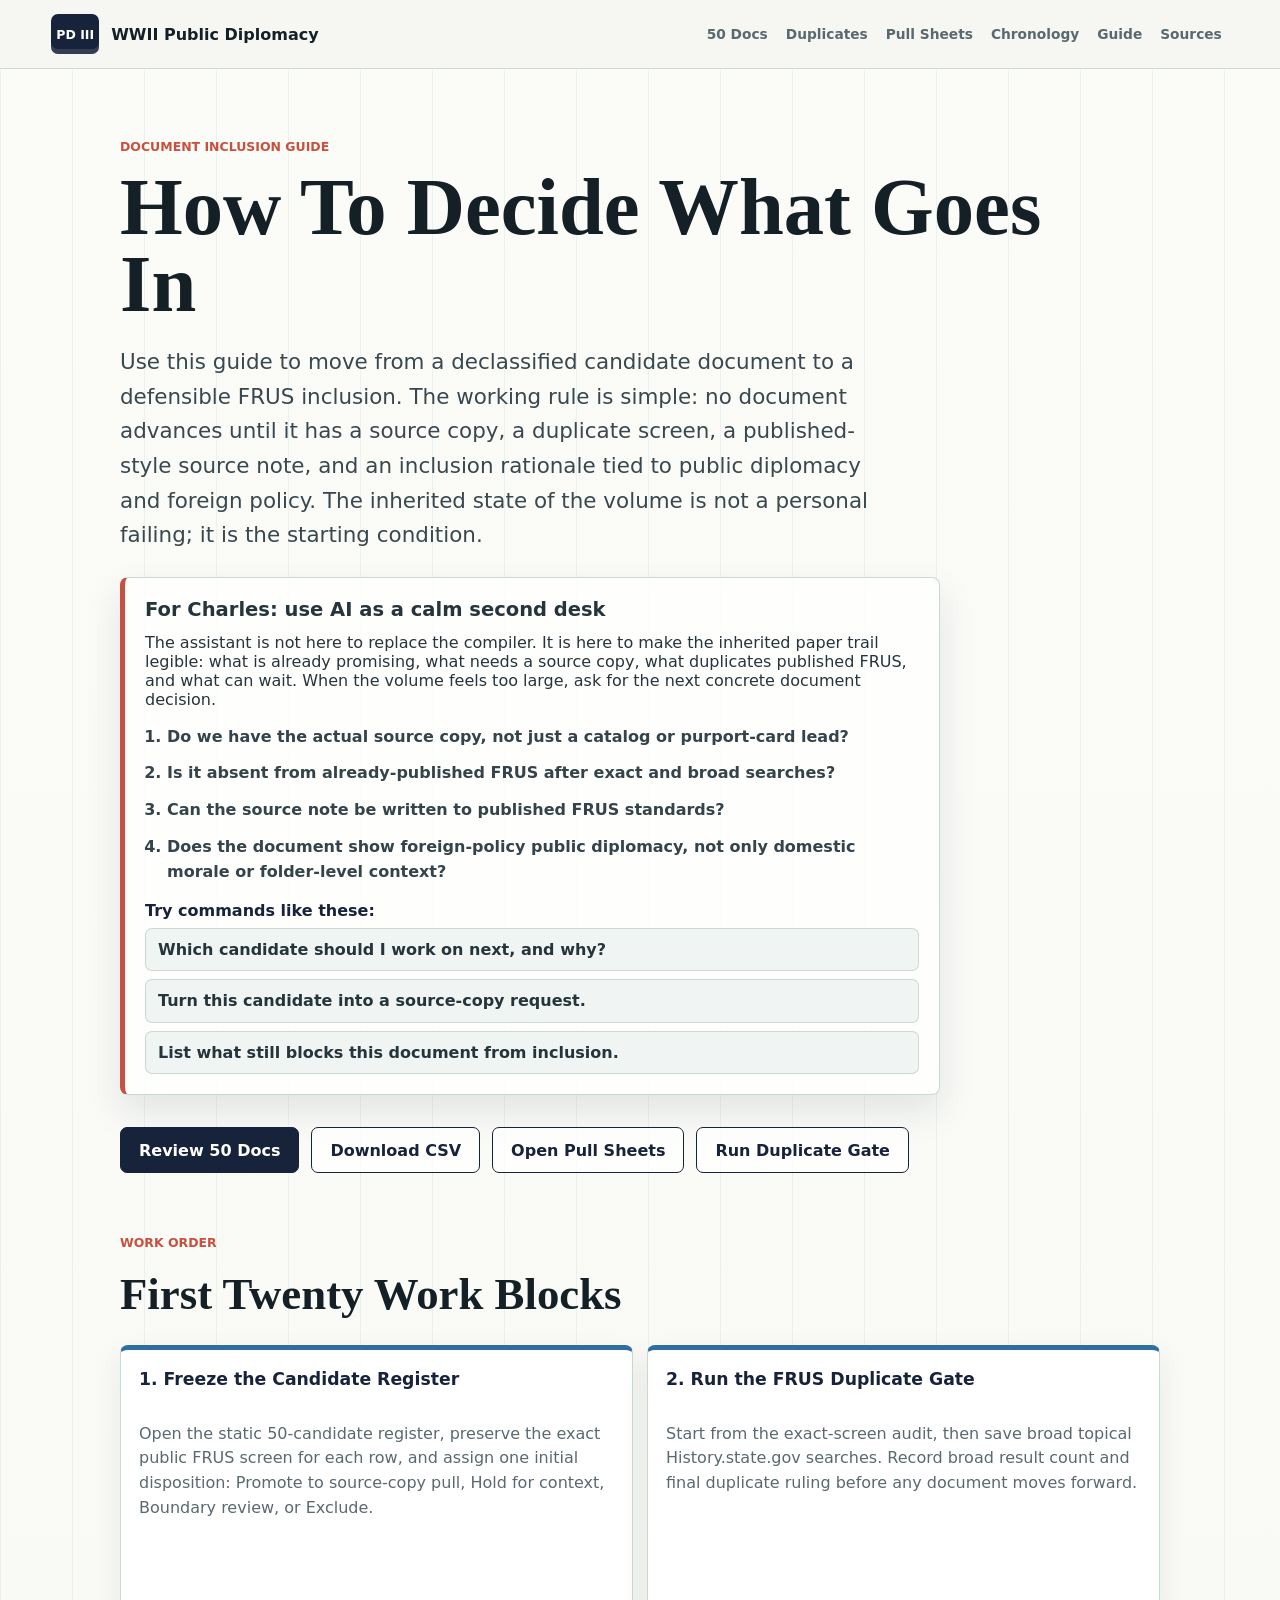
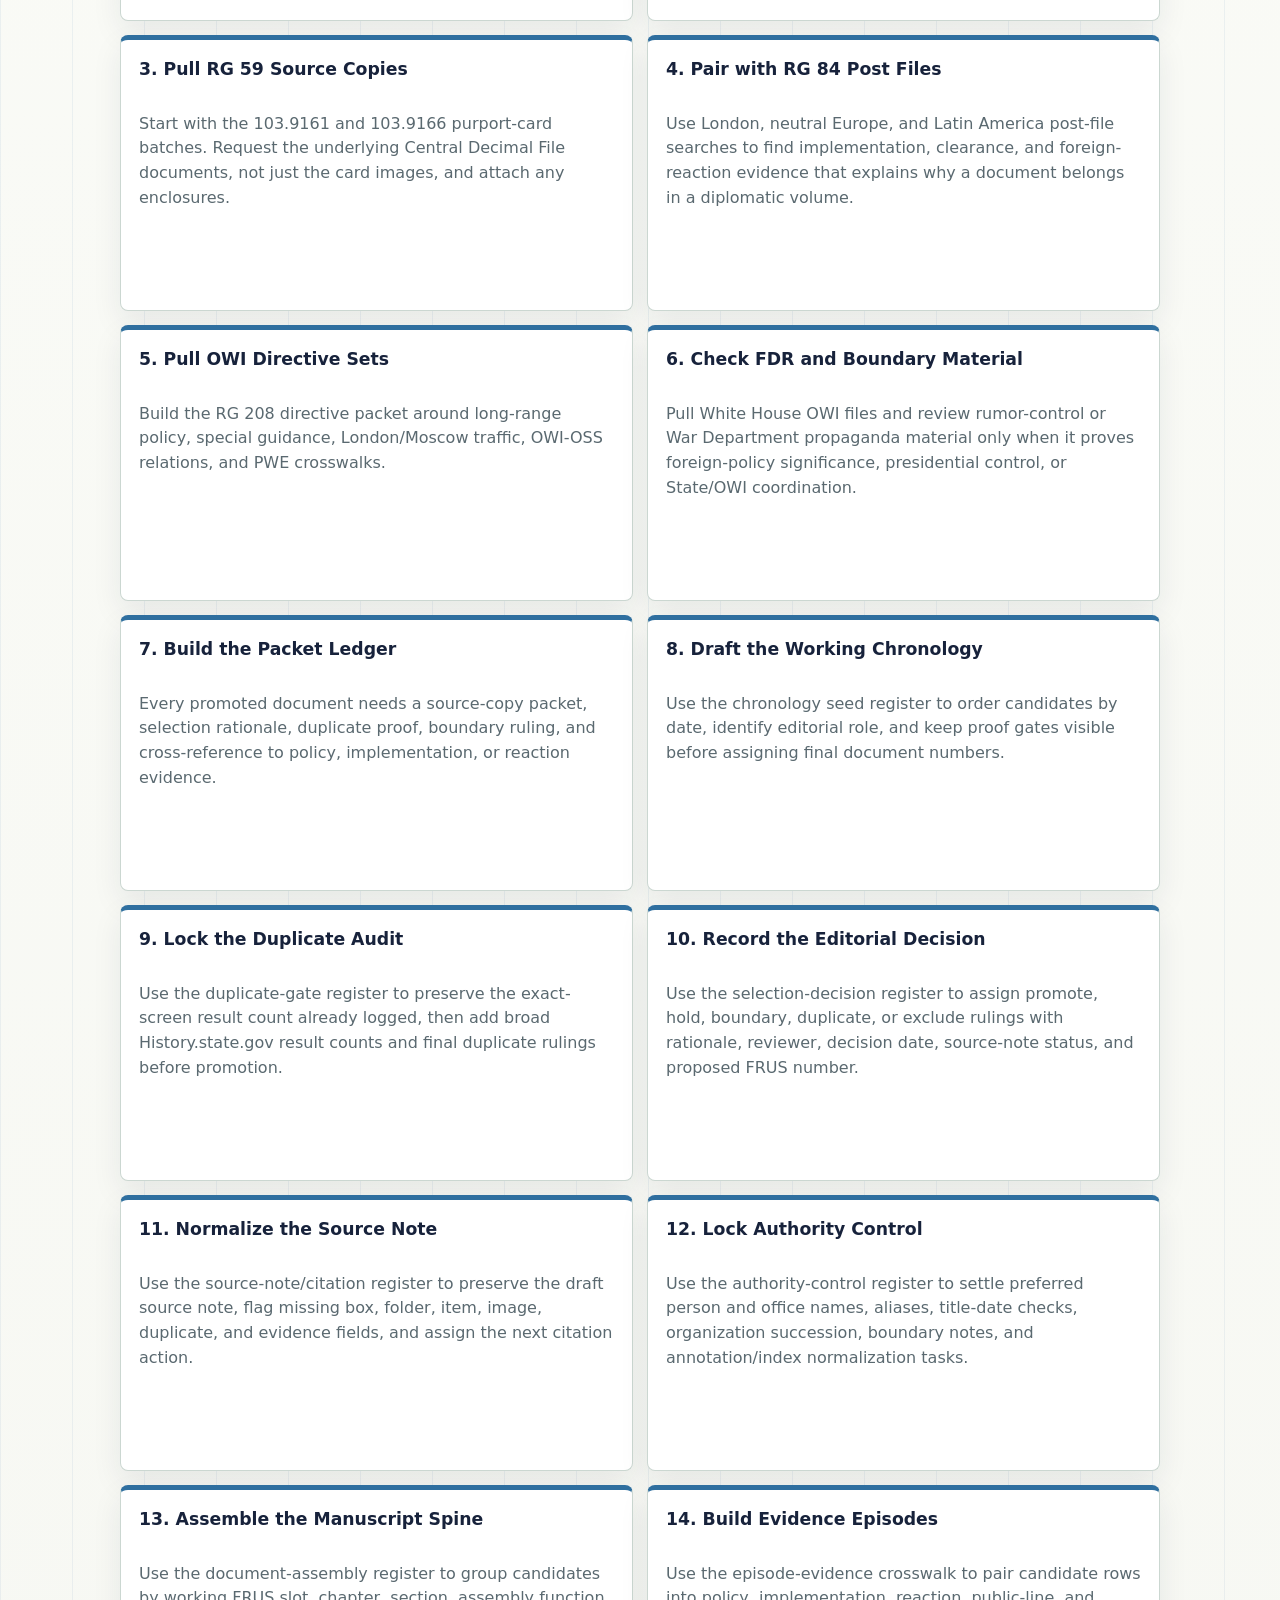
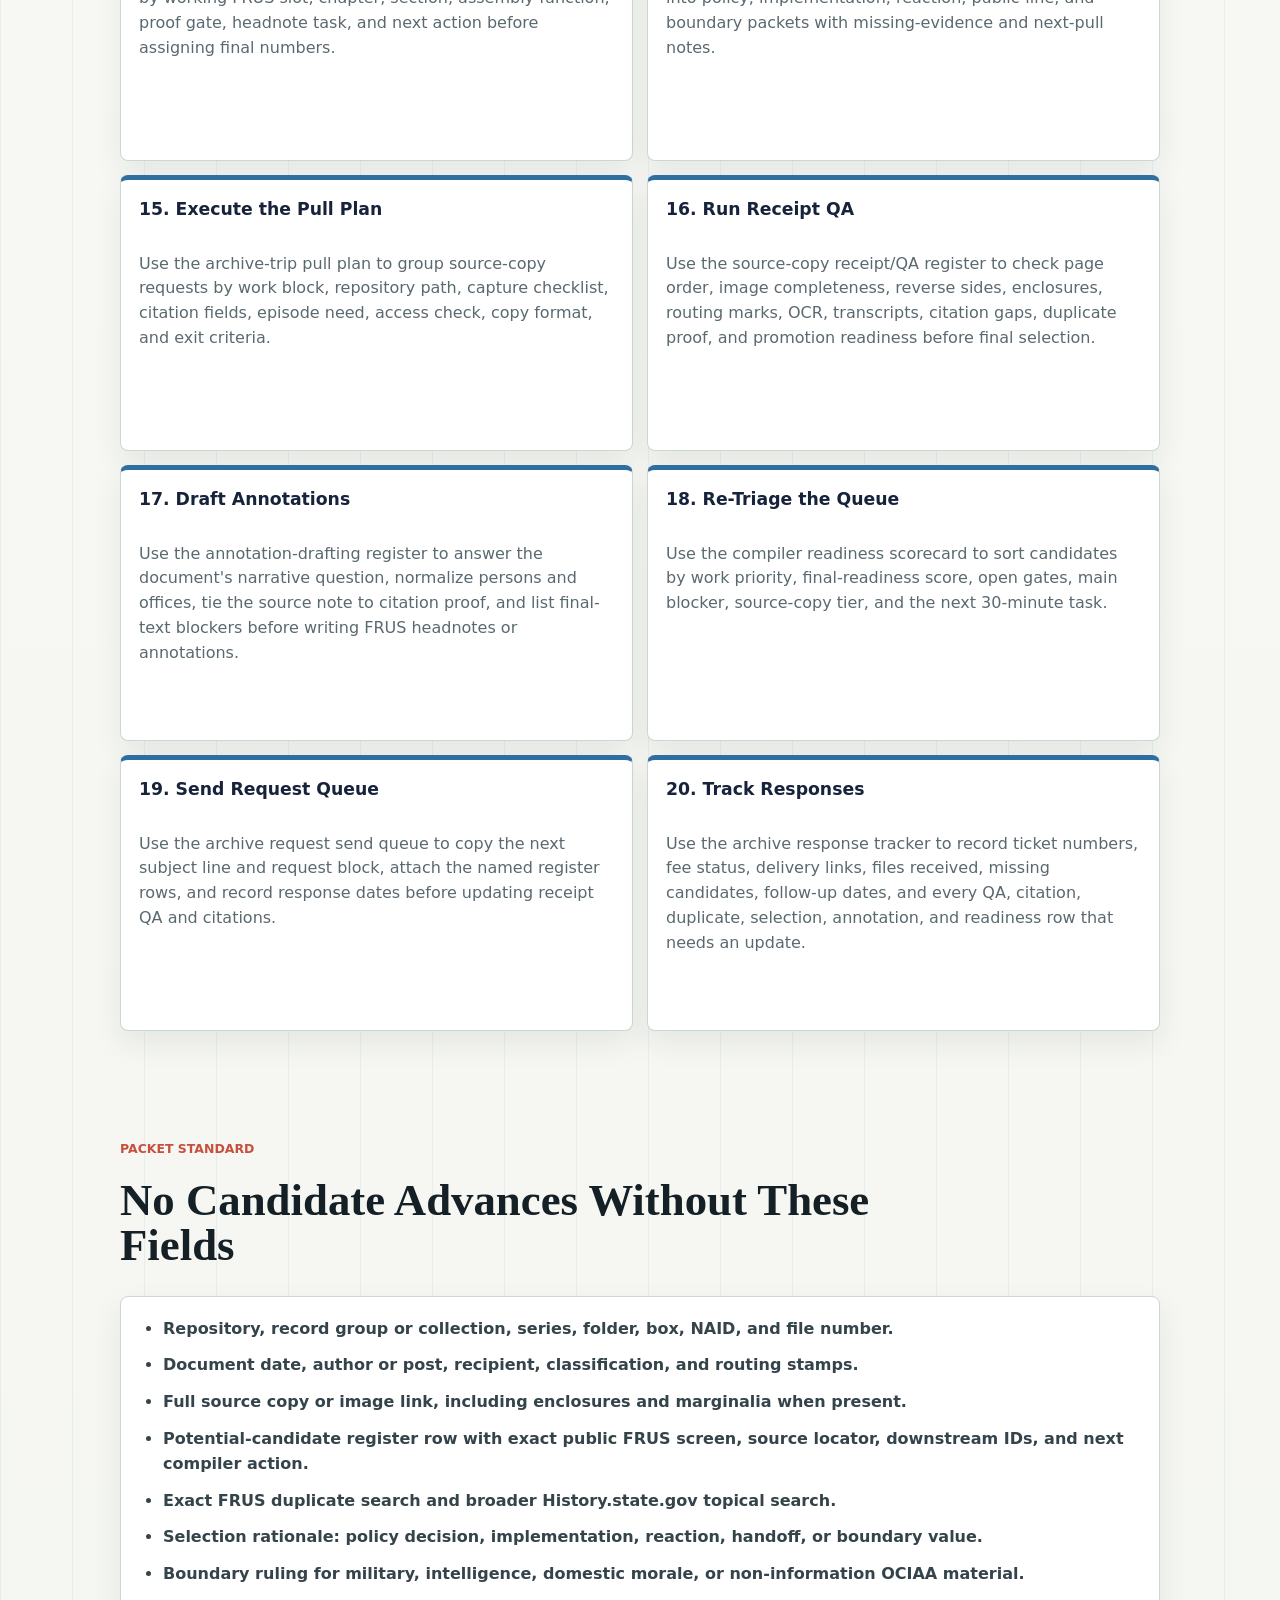
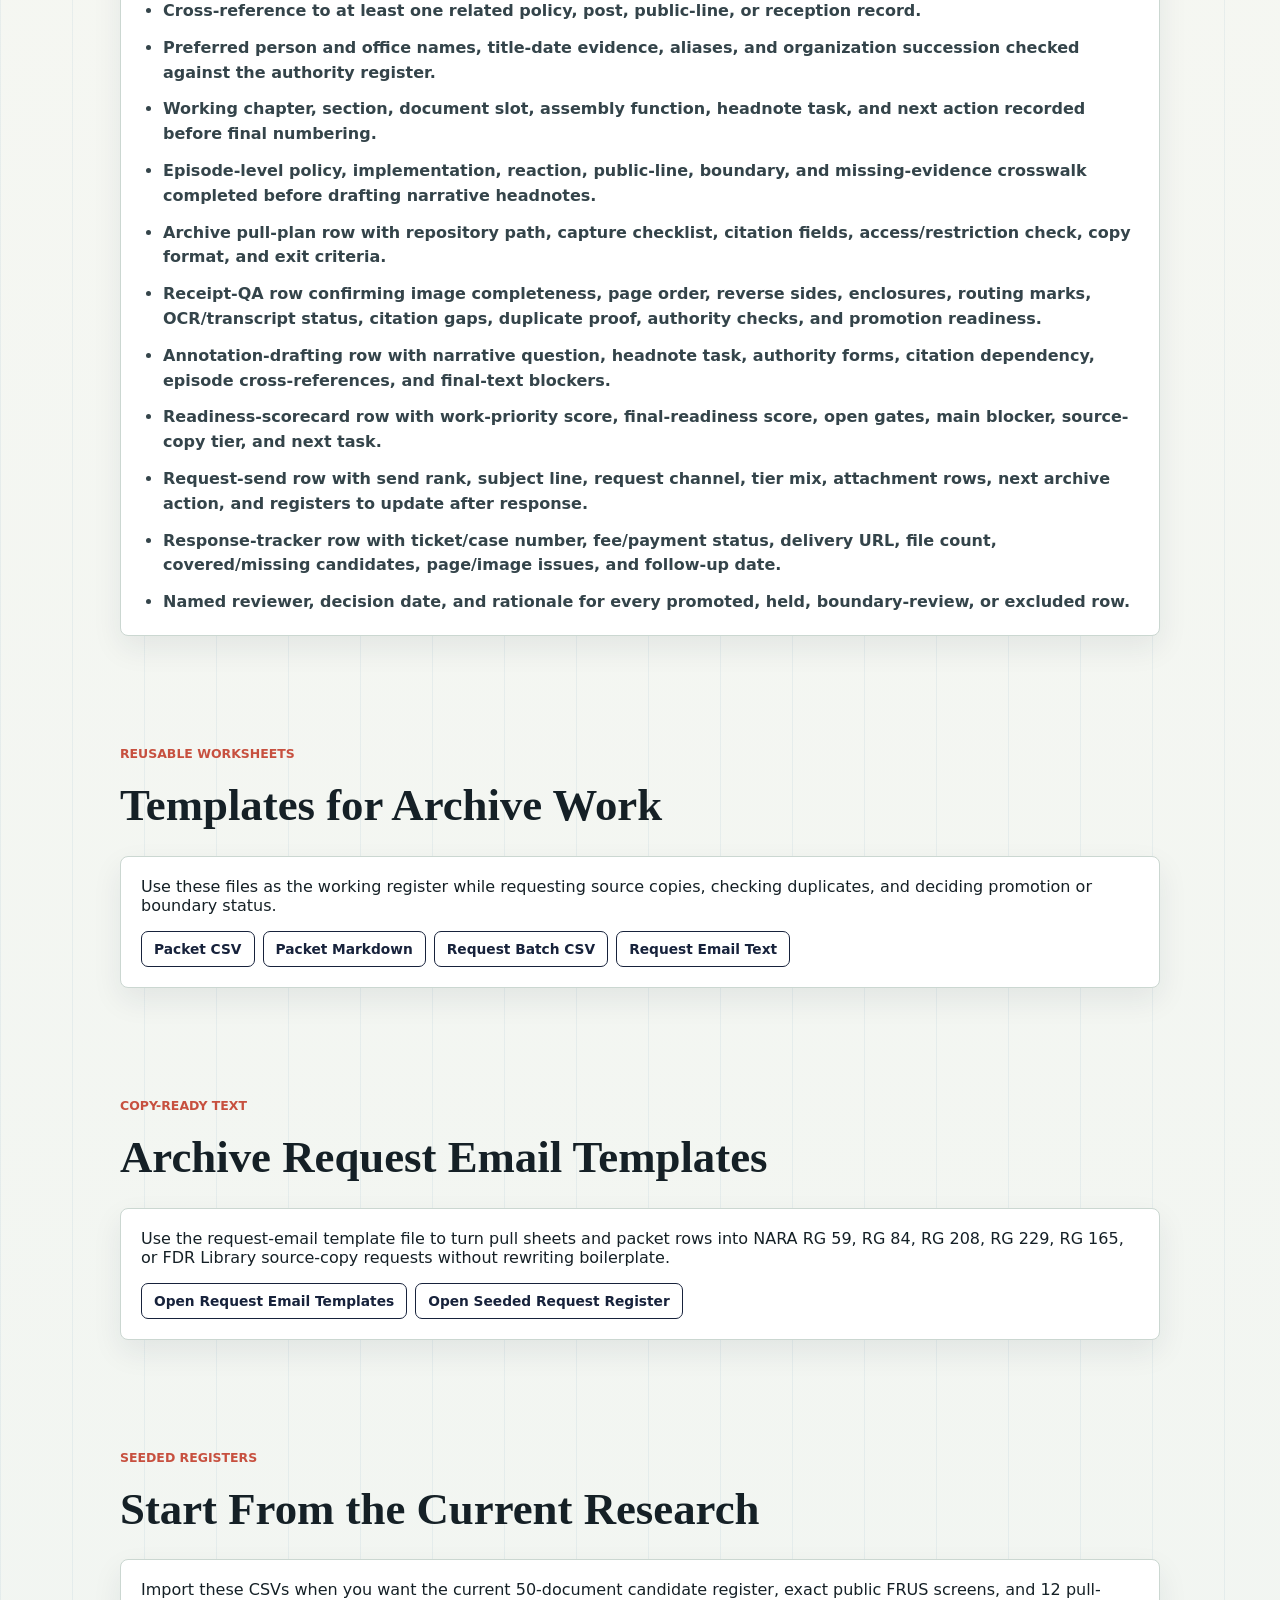
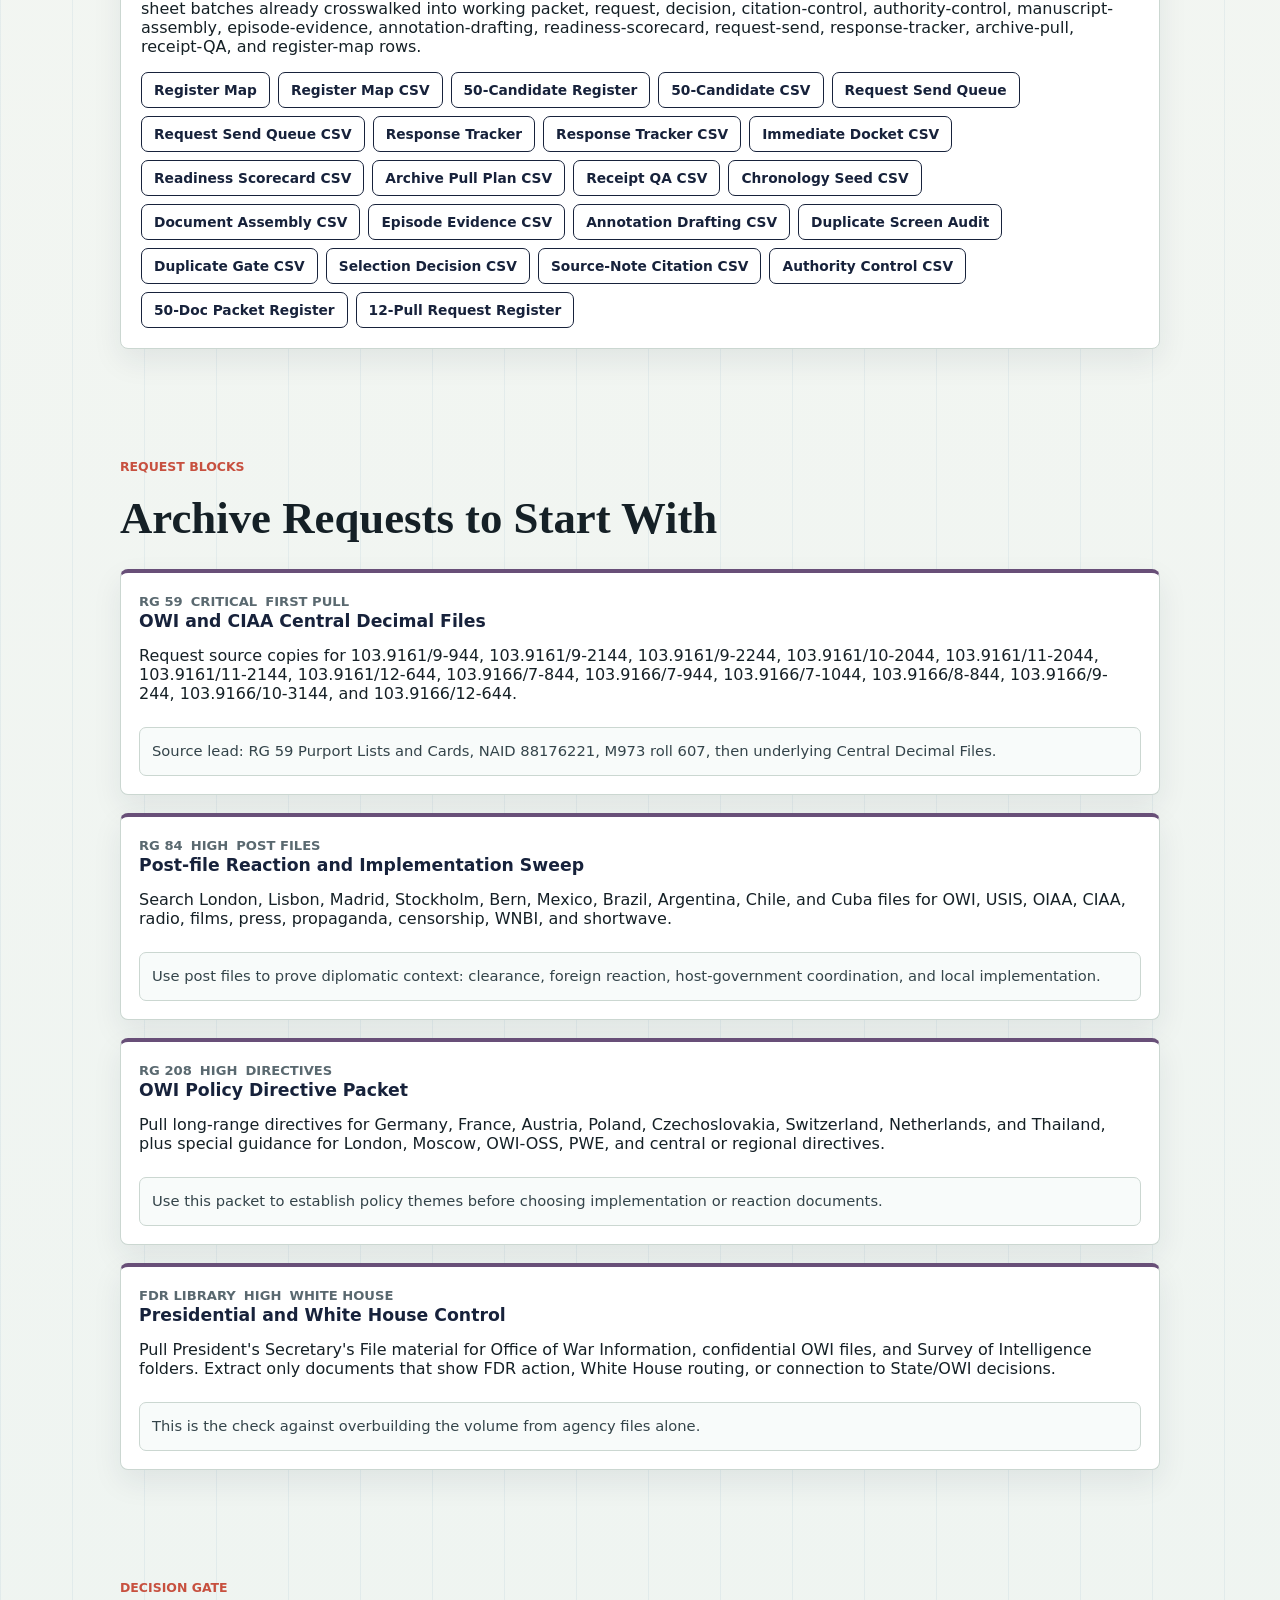
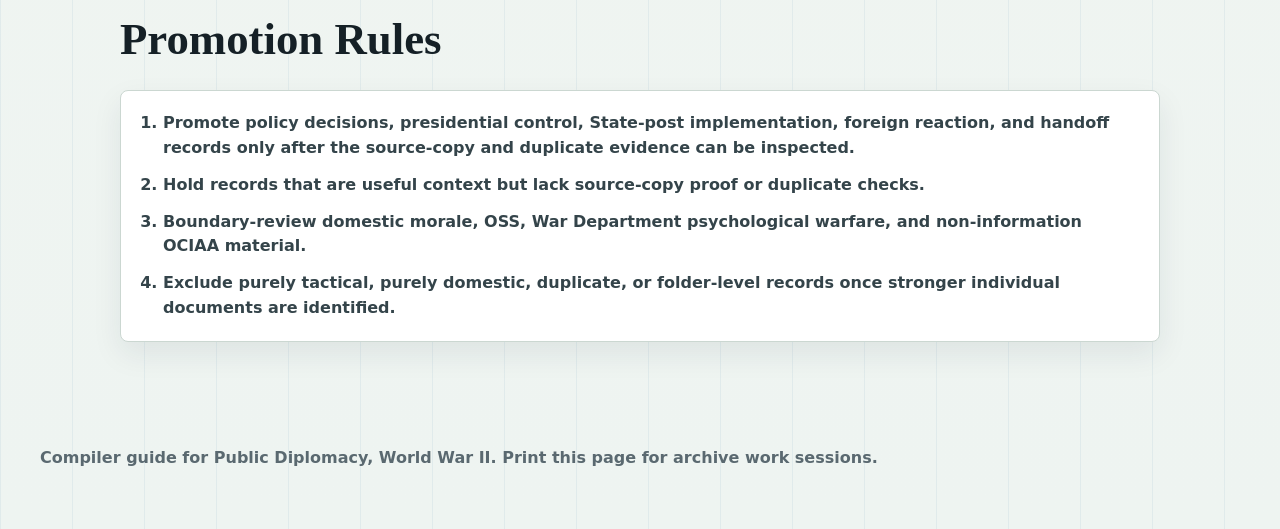
<file: compiler-guide.html>
<!DOCTYPE html>
<html lang="en">
  <head>
    <meta charset="UTF-8" />
    <meta name="viewport" content="width=device-width, initial-scale=1.0" />
    <title>Document Inclusion Guide - FRUS Public Diplomacy, World War II</title>
    <meta
      name="description"
      content="Warm, print-friendly guide for helping Charles review declassified document candidates for the FRUS Public Diplomacy, World War II retro volume."
    />
    <link rel="stylesheet" href="styles.css" />
    <style>
      .guide-main {
        max-width: 1040px;
      }

      .guide-grid {
        grid-template-columns: repeat(2, minmax(0, 1fr));
      }

      .guide-card h3 {
        min-height: 2.4em;
      }

      .guide-panel {
        padding: 20px;
        background: var(--panel);
        border: 1px solid var(--line);
        border-radius: 8px;
        box-shadow: 0 12px 30px rgba(20, 33, 61, 0.08);
      }

      .guide-list,
      .guide-checklist {
        display: grid;
        gap: 12px;
        margin: 0;
        padding-left: 22px;
        color: #34444a;
        font-weight: 750;
        line-height: 1.55;
      }

      @media (max-width: 760px) {
        .guide-grid {
          grid-template-columns: 1fr;
        }
      }

      @media print {
        body {
          background: #fff;
        }

        .site-header,
        .print-hide,
        footer {
          display: none;
        }

        main,
        footer {
          width: 100%;
        }

        .section,
        .document-heading {
          padding: 18px 0;
        }

        .file-card,
        .record-card,
        .guide-panel {
          box-shadow: none;
          break-inside: avoid;
        }
      }
    </style>
  </head>
  <body>
    <header class="site-header">
      <a class="brand" href="index.html" aria-label="FRUS Public Diplomacy World War II document candidates home">
        <span class="brand-mark">PD III</span>
        <span>WWII Public Diplomacy</span>
      </a>
      <nav aria-label="Primary navigation">
        <a href="index.html#candidate-documents">50 Docs</a>
        <a href="index.html#duplicates">Duplicates</a>
        <a href="index.html#pull-sheets">Pull Sheets</a>
        <a href="index.html#chronology">Chronology</a>
        <a href="compiler-guide.html" aria-current="page">Guide</a>
        <a href="index.html#sources">Sources</a>
      </nav>
    </header>

    <main class="document-main guide-main" id="top">
      <section class="document-heading" aria-labelledby="guide-title">
        <p class="kicker">Document Inclusion Guide</p>
        <h1 id="guide-title">How To Decide What Goes In</h1>
        <p class="lede">
          Use this guide to move from a declassified candidate document to a
          defensible FRUS inclusion. The working rule is simple: no document
          advances until it has a source copy, a duplicate screen, a published-style
          source note, and an inclusion rationale tied to public diplomacy and
          foreign policy. The inherited state of the volume is not a personal
          failing; it is the starting condition.
        </p>
        <div class="document-focus-panel guide-onboarding print-hide" aria-label="Document inclusion workflow">
          <h2 class="onboarding-title">For Charles: use AI as a calm second desk</h2>
          <p>
            The assistant is not here to replace the compiler. It is here to
            make the inherited paper trail legible: what is already promising,
            what needs a source copy, what duplicates published FRUS, and what
            can wait. When the volume feels too large, ask for the next concrete
            document decision.
          </p>
          <ol class="guide-list">
            <li>Do we have the actual source copy, not just a catalog or purport-card lead?</li>
            <li>Is it absent from already-published FRUS after exact and broad searches?</li>
            <li>Can the source note be written to published FRUS standards?</li>
            <li>Does the document show foreign-policy public diplomacy, not only domestic morale or folder-level context?</li>
          </ol>
          <div class="starter-prompts" aria-label="Plain-language guide commands">
            <p>Try commands like these:</p>
            <span>Which candidate should I work on next, and why?</span>
            <span>Turn this candidate into a source-copy request.</span>
            <span>List what still blocks this document from inclusion.</span>
          </div>
        </div>
        <div class="hero-actions print-hide" aria-label="Guide actions">
          <a class="button primary" href="index.html#candidate-documents">Review 50 Docs</a>
          <a class="button secondary" href="templates/potential-frus-document-candidates.csv">Download CSV</a>
          <a class="button secondary" href="index.html#pull-sheets">Open Pull Sheets</a>
          <a class="button secondary" href="index.html#duplicates">Run Duplicate Gate</a>
        </div>
      </section>

      <section class="section" aria-labelledby="first-week-title">
        <div class="section-heading compact-heading">
          <p class="kicker">Work Order</p>
          <h2 id="first-week-title">First Twenty Work Blocks</h2>
        </div>
        <div class="file-grid guide-grid">
          <article class="file-card guide-card">
            <h3>1. Freeze the Candidate Register</h3>
            <p>
              Open the static 50-candidate register, preserve the exact public
              FRUS screen for each row, and assign one initial disposition:
              Promote to source-copy pull, Hold for context, Boundary review,
              or Exclude.
            </p>
          </article>
          <article class="file-card guide-card">
            <h3>2. Run the FRUS Duplicate Gate</h3>
            <p>
              Start from the exact-screen audit, then save broad topical
              History.state.gov searches. Record broad result count and final
              duplicate ruling before any document moves forward.
            </p>
          </article>
          <article class="file-card guide-card">
            <h3>3. Pull RG 59 Source Copies</h3>
            <p>
              Start with the 103.9161 and 103.9166 purport-card batches. Request
              the underlying Central Decimal File documents, not just the card
              images, and attach any enclosures.
            </p>
          </article>
          <article class="file-card guide-card">
            <h3>4. Pair with RG 84 Post Files</h3>
            <p>
              Use London, neutral Europe, and Latin America post-file searches to
              find implementation, clearance, and foreign-reaction evidence that
              explains why a document belongs in a diplomatic volume.
            </p>
          </article>
          <article class="file-card guide-card">
            <h3>5. Pull OWI Directive Sets</h3>
            <p>
              Build the RG 208 directive packet around long-range policy,
              special guidance, London/Moscow traffic, OWI-OSS relations, and
              PWE crosswalks.
            </p>
          </article>
          <article class="file-card guide-card">
            <h3>6. Check FDR and Boundary Material</h3>
            <p>
              Pull White House OWI files and review rumor-control or War
              Department propaganda material only when it proves foreign-policy
              significance, presidential control, or State/OWI coordination.
            </p>
          </article>
          <article class="file-card guide-card">
            <h3>7. Build the Packet Ledger</h3>
            <p>
              Every promoted document needs a source-copy packet, selection
              rationale, duplicate proof, boundary ruling, and cross-reference to
              policy, implementation, or reaction evidence.
            </p>
          </article>
          <article class="file-card guide-card">
            <h3>8. Draft the Working Chronology</h3>
            <p>
              Use the chronology seed register to order candidates by date,
              identify editorial role, and keep proof gates visible before
              assigning final document numbers.
            </p>
          </article>
          <article class="file-card guide-card">
            <h3>9. Lock the Duplicate Audit</h3>
            <p>
              Use the duplicate-gate register to preserve the exact-screen
              result count already logged, then add broad History.state.gov
              result counts and final duplicate rulings before promotion.
            </p>
          </article>
          <article class="file-card guide-card">
            <h3>10. Record the Editorial Decision</h3>
            <p>
              Use the selection-decision register to assign promote, hold,
              boundary, duplicate, or exclude rulings with rationale, reviewer,
              decision date, source-note status, and proposed FRUS number.
            </p>
          </article>
          <article class="file-card guide-card">
            <h3>11. Normalize the Source Note</h3>
            <p>
              Use the source-note/citation register to preserve the draft source
              note, flag missing box, folder, item, image, duplicate, and
              evidence fields, and assign the next citation action.
            </p>
          </article>
          <article class="file-card guide-card">
            <h3>12. Lock Authority Control</h3>
            <p>
              Use the authority-control register to settle preferred person and
              office names, aliases, title-date checks, organization succession,
              boundary notes, and annotation/index normalization tasks.
            </p>
          </article>
          <article class="file-card guide-card">
            <h3>13. Assemble the Manuscript Spine</h3>
            <p>
              Use the document-assembly register to group candidates by working
              FRUS slot, chapter, section, assembly function, proof gate,
              headnote task, and next action before assigning final numbers.
            </p>
          </article>
          <article class="file-card guide-card">
            <h3>14. Build Evidence Episodes</h3>
            <p>
              Use the episode-evidence crosswalk to pair candidate rows into
              policy, implementation, reaction, public-line, and boundary
              packets with missing-evidence and next-pull notes.
            </p>
          </article>
          <article class="file-card guide-card">
            <h3>15. Execute the Pull Plan</h3>
            <p>
              Use the archive-trip pull plan to group source-copy requests by
              work block, repository path, capture checklist, citation fields,
              episode need, access check, copy format, and exit criteria.
            </p>
          </article>
          <article class="file-card guide-card">
            <h3>16. Run Receipt QA</h3>
            <p>
              Use the source-copy receipt/QA register to check page order,
              image completeness, reverse sides, enclosures, routing marks,
              OCR, transcripts, citation gaps, duplicate proof, and promotion
              readiness before final selection.
            </p>
          </article>
          <article class="file-card guide-card">
            <h3>17. Draft Annotations</h3>
            <p>
              Use the annotation-drafting register to answer the document's
              narrative question, normalize persons and offices, tie the source
              note to citation proof, and list final-text blockers before
              writing FRUS headnotes or annotations.
            </p>
          </article>
          <article class="file-card guide-card">
            <h3>18. Re-Triage the Queue</h3>
            <p>
              Use the compiler readiness scorecard to sort candidates by work
              priority, final-readiness score, open gates, main blocker,
              source-copy tier, and the next 30-minute task.
            </p>
          </article>
          <article class="file-card guide-card">
            <h3>19. Send Request Queue</h3>
            <p>
              Use the archive request send queue to copy the next subject line
              and request block, attach the named register rows, and record
              response dates before updating receipt QA and citations.
            </p>
          </article>
          <article class="file-card guide-card">
            <h3>20. Track Responses</h3>
            <p>
              Use the archive response tracker to record ticket numbers, fee
              status, delivery links, files received, missing candidates,
              follow-up dates, and every QA, citation, duplicate, selection,
              annotation, and readiness row that needs an update.
            </p>
          </article>
        </div>
      </section>

      <section class="section" aria-labelledby="packet-title">
        <div class="section-heading compact-heading">
          <p class="kicker">Packet Standard</p>
          <h2 id="packet-title">No Candidate Advances Without These Fields</h2>
        </div>
        <div class="guide-panel">
          <ul class="guide-checklist">
            <li>Repository, record group or collection, series, folder, box, NAID, and file number.</li>
            <li>Document date, author or post, recipient, classification, and routing stamps.</li>
            <li>Full source copy or image link, including enclosures and marginalia when present.</li>
            <li>Potential-candidate register row with exact public FRUS screen, source locator, downstream IDs, and next compiler action.</li>
            <li>Exact FRUS duplicate search and broader History.state.gov topical search.</li>
            <li>Selection rationale: policy decision, implementation, reaction, handoff, or boundary value.</li>
            <li>Boundary ruling for military, intelligence, domestic morale, or non-information OCIAA material.</li>
            <li>Cross-reference to at least one related policy, post, public-line, or reception record.</li>
            <li>Preferred person and office names, title-date evidence, aliases, and organization succession checked against the authority register.</li>
            <li>Working chapter, section, document slot, assembly function, headnote task, and next action recorded before final numbering.</li>
            <li>Episode-level policy, implementation, reaction, public-line, boundary, and missing-evidence crosswalk completed before drafting narrative headnotes.</li>
            <li>Archive pull-plan row with repository path, capture checklist, citation fields, access/restriction check, copy format, and exit criteria.</li>
            <li>Receipt-QA row confirming image completeness, page order, reverse sides, enclosures, routing marks, OCR/transcript status, citation gaps, duplicate proof, authority checks, and promotion readiness.</li>
            <li>Annotation-drafting row with narrative question, headnote task, authority forms, citation dependency, episode cross-references, and final-text blockers.</li>
            <li>Readiness-scorecard row with work-priority score, final-readiness score, open gates, main blocker, source-copy tier, and next task.</li>
            <li>Request-send row with send rank, subject line, request channel, tier mix, attachment rows, next archive action, and registers to update after response.</li>
            <li>Response-tracker row with ticket/case number, fee/payment status, delivery URL, file count, covered/missing candidates, page/image issues, and follow-up date.</li>
            <li>Named reviewer, decision date, and rationale for every promoted, held, boundary-review, or excluded row.</li>
          </ul>
        </div>
      </section>

      <section class="section" aria-labelledby="templates-title">
        <div class="section-heading compact-heading">
          <p class="kicker">Reusable Worksheets</p>
          <h2 id="templates-title">Templates for Archive Work</h2>
        </div>
        <div class="guide-panel">
          <p>
            Use these files as the working register while requesting source
            copies, checking duplicates, and deciding promotion or boundary
            status.
          </p>
          <div class="record-actions">
            <a href="templates/source-copy-packet-template.csv">Packet CSV</a>
            <a href="templates/source-copy-packet-template.md">Packet Markdown</a>
            <a href="templates/archive-request-batch-template.csv">Request Batch CSV</a>
            <a href="templates/archive-request-email-templates.md">Request Email Text</a>
          </div>
        </div>
      </section>

      <section class="section" aria-labelledby="request-email-title">
        <div class="section-heading compact-heading">
          <p class="kicker">Copy-Ready Text</p>
          <h2 id="request-email-title">Archive Request Email Templates</h2>
        </div>
        <div class="guide-panel">
          <p>
            Use the request-email template file to turn pull sheets and packet
            rows into NARA RG 59, RG 84, RG 208, RG 229, RG 165, or FDR Library
            source-copy requests without rewriting boilerplate.
          </p>
          <div class="record-actions">
            <a href="templates/archive-request-email-templates.md">Open Request Email Templates</a>
            <a href="templates/seeded-archive-request-register.csv">Open Seeded Request Register</a>
          </div>
        </div>
      </section>

      <section class="section" aria-labelledby="seeded-registers-title">
        <div class="section-heading compact-heading">
          <p class="kicker">Seeded Registers</p>
          <h2 id="seeded-registers-title">Start From the Current Research</h2>
        </div>
        <div class="guide-panel">
          <p>
            Import these CSVs when you want the current 50-document candidate
            register, exact public FRUS screens, and 12 pull-sheet batches
            already crosswalked into working packet, request, decision, citation-control, authority-control,
            manuscript-assembly, episode-evidence, annotation-drafting,
            readiness-scorecard, request-send, response-tracker, archive-pull,
            receipt-QA, and register-map rows.
          </p>
          <div class="record-actions">
            <a href="templates/compiler-register-map.md">Register Map</a>
            <a href="templates/compiler-register-map.csv">Register Map CSV</a>
            <a href="templates/potential-frus-document-candidates.md">50-Candidate Register</a>
            <a href="templates/potential-frus-document-candidates.csv">50-Candidate CSV</a>
            <a href="templates/archive-request-send-queue.md">Request Send Queue</a>
            <a href="templates/archive-request-send-queue.csv">Request Send Queue CSV</a>
            <a href="templates/archive-response-tracker.md">Response Tracker</a>
            <a href="templates/archive-response-tracker.csv">Response Tracker CSV</a>
            <a href="templates/immediate-compiler-docket.csv">Immediate Docket CSV</a>
            <a href="templates/compiler-readiness-scorecard.csv">Readiness Scorecard CSV</a>
            <a href="templates/archive-trip-pull-plan.csv">Archive Pull Plan CSV</a>
            <a href="templates/source-copy-receipt-qa-register.csv">Receipt QA CSV</a>
            <a href="templates/chronology-seed-register.csv">Chronology Seed CSV</a>
            <a href="templates/frus-document-assembly-register.csv">Document Assembly CSV</a>
            <a href="templates/episode-evidence-crosswalk.csv">Episode Evidence CSV</a>
            <a href="templates/frus-annotation-drafting-register.csv">Annotation Drafting CSV</a>
            <a href="templates/public-frus-duplicate-screen-audit.md">Duplicate Screen Audit</a>
            <a href="templates/duplicate-gate-register.csv">Duplicate Gate CSV</a>
            <a href="templates/selection-decision-register.csv">Selection Decision CSV</a>
            <a href="templates/source-note-citation-register.csv">Source-Note Citation CSV</a>
            <a href="templates/authority-control-register.csv">Authority Control CSV</a>
            <a href="templates/seeded-source-copy-packet-register.csv">50-Doc Packet Register</a>
            <a href="templates/seeded-archive-request-register.csv">12-Pull Request Register</a>
          </div>
        </div>
      </section>

      <section class="section" aria-labelledby="requests-title">
        <div class="section-heading compact-heading">
          <p class="kicker">Request Blocks</p>
          <h2 id="requests-title">Archive Requests to Start With</h2>
        </div>
        <div class="records-root compact-records">
          <article class="record-card priority-critical">
            <header>
              <div>
                <div class="record-id">
                  <span>RG 59</span><span>Critical</span><span>First pull</span>
                </div>
                <h4>OWI and CIAA Central Decimal Files</h4>
              </div>
            </header>
            <p>
              Request source copies for 103.9161/9-944, 103.9161/9-2144,
              103.9161/9-2244, 103.9161/10-2044, 103.9161/11-2044,
              103.9161/11-2144, 103.9161/12-644, 103.9166/7-844,
              103.9166/7-944, 103.9166/7-1044, 103.9166/8-844,
              103.9166/9-244, 103.9166/10-3144, and 103.9166/12-644.
            </p>
            <p class="source-note">
              Source lead: RG 59 Purport Lists and Cards, NAID 88176221, M973
              roll 607, then underlying Central Decimal Files.
            </p>
          </article>

          <article class="record-card priority-high">
            <header>
              <div>
                <div class="record-id">
                  <span>RG 84</span><span>High</span><span>Post files</span>
                </div>
                <h4>Post-file Reaction and Implementation Sweep</h4>
              </div>
            </header>
            <p>
              Search London, Lisbon, Madrid, Stockholm, Bern, Mexico, Brazil,
              Argentina, Chile, and Cuba files for OWI, USIS, OIAA, CIAA, radio,
              films, press, propaganda, censorship, WNBI, and shortwave.
            </p>
            <p class="source-note">
              Use post files to prove diplomatic context: clearance, foreign
              reaction, host-government coordination, and local implementation.
            </p>
          </article>

          <article class="record-card priority-high">
            <header>
              <div>
                <div class="record-id">
                  <span>RG 208</span><span>High</span><span>Directives</span>
                </div>
                <h4>OWI Policy Directive Packet</h4>
              </div>
            </header>
            <p>
              Pull long-range directives for Germany, France, Austria, Poland,
              Czechoslovakia, Switzerland, Netherlands, and Thailand, plus
              special guidance for London, Moscow, OWI-OSS, PWE, and central or
              regional directives.
            </p>
            <p class="source-note">
              Use this packet to establish policy themes before choosing
              implementation or reaction documents.
            </p>
          </article>

          <article class="record-card priority-high">
            <header>
              <div>
                <div class="record-id">
                  <span>FDR Library</span><span>High</span><span>White House</span>
                </div>
                <h4>Presidential and White House Control</h4>
              </div>
            </header>
            <p>
              Pull President's Secretary's File material for Office of War
              Information, confidential OWI files, and Survey of Intelligence
              folders. Extract only documents that show FDR action, White House
              routing, or connection to State/OWI decisions.
            </p>
            <p class="source-note">
              This is the check against overbuilding the volume from agency files
              alone.
            </p>
          </article>
        </div>
      </section>

      <section class="section" aria-labelledby="decision-title">
        <div class="section-heading compact-heading">
          <p class="kicker">Decision Gate</p>
          <h2 id="decision-title">Promotion Rules</h2>
        </div>
        <div class="guide-panel">
          <ol class="guide-list">
            <li>Promote policy decisions, presidential control, State-post implementation, foreign reaction, and handoff records only after the source-copy and duplicate evidence can be inspected.</li>
            <li>Hold records that are useful context but lack source-copy proof or duplicate checks.</li>
            <li>Boundary-review domestic morale, OSS, War Department psychological warfare, and non-information OCIAA material.</li>
            <li>Exclude purely tactical, purely domestic, duplicate, or folder-level records once stronger individual documents are identified.</li>
          </ol>
        </div>
      </section>
    </main>

    <footer>
      <p>Compiler guide for Public Diplomacy, World War II. Print this page for archive work sessions.</p>
    </footer>
  </body>
</html>
</file>
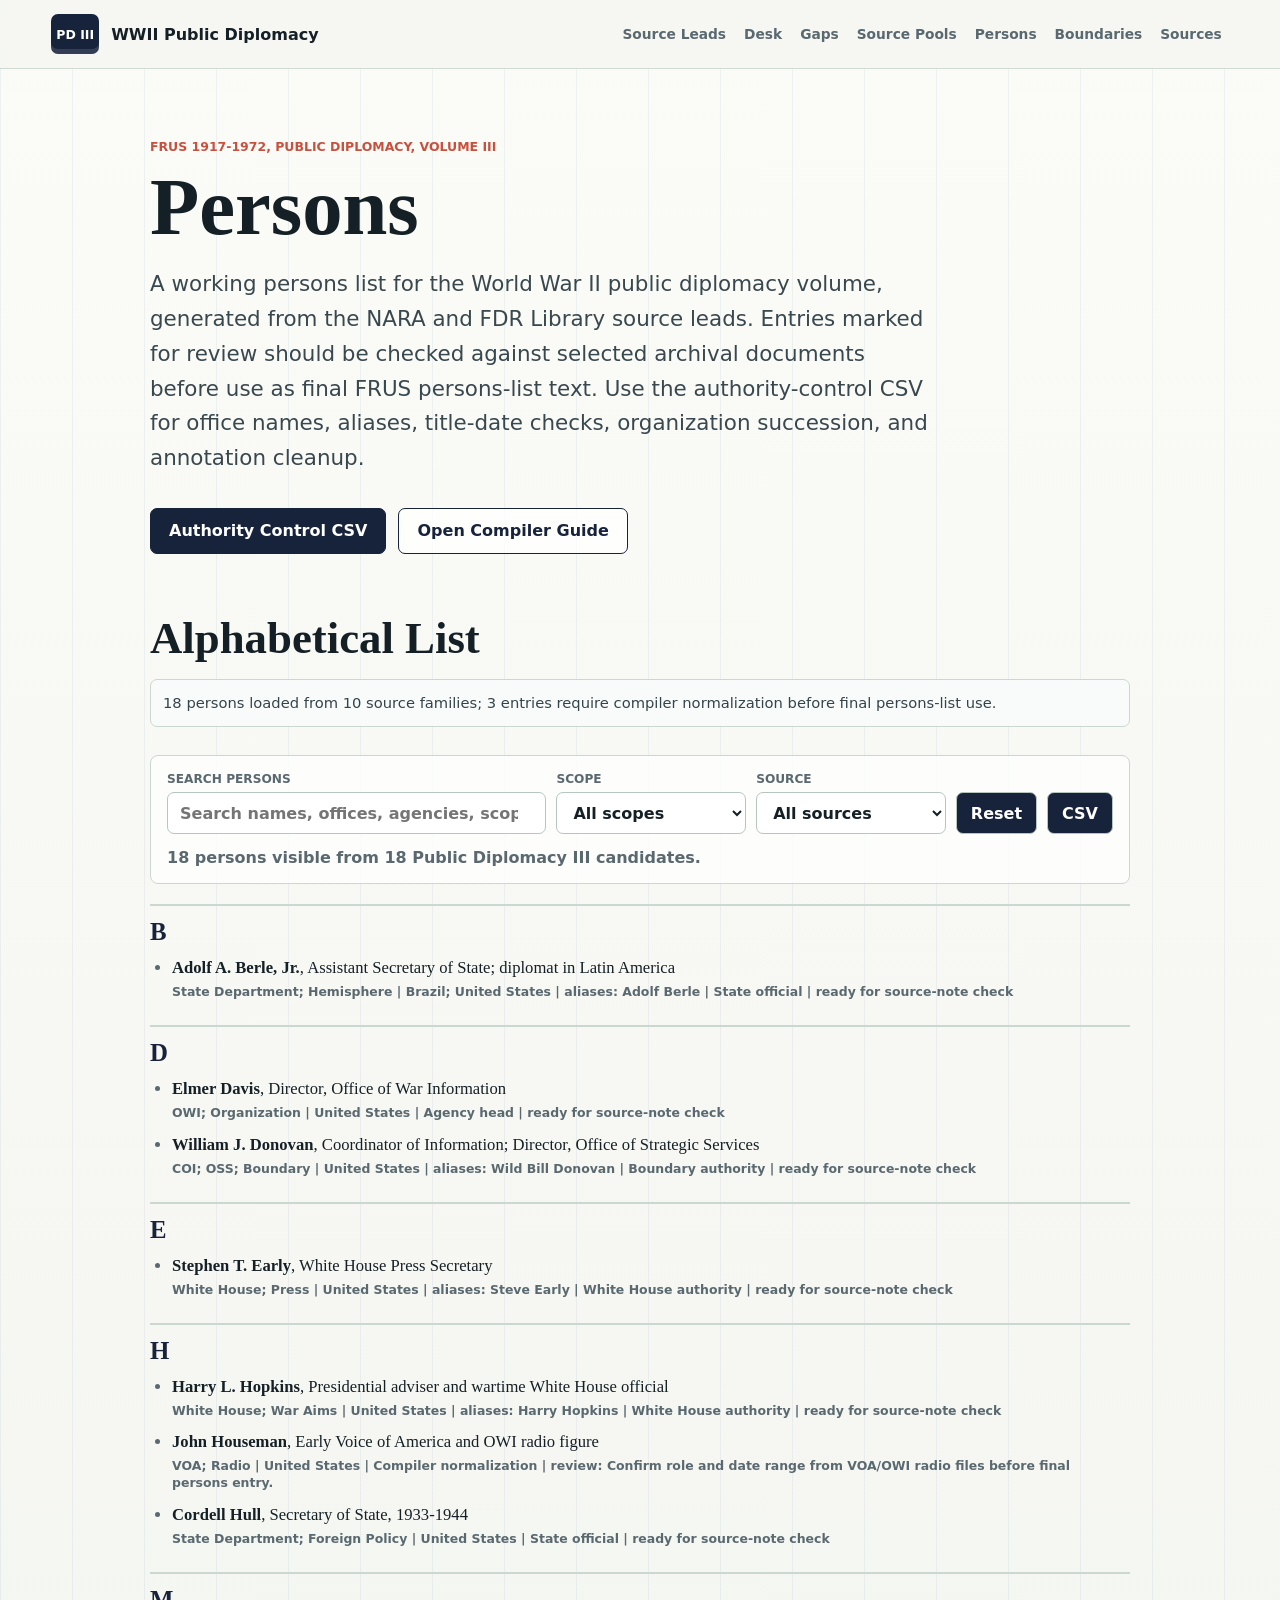
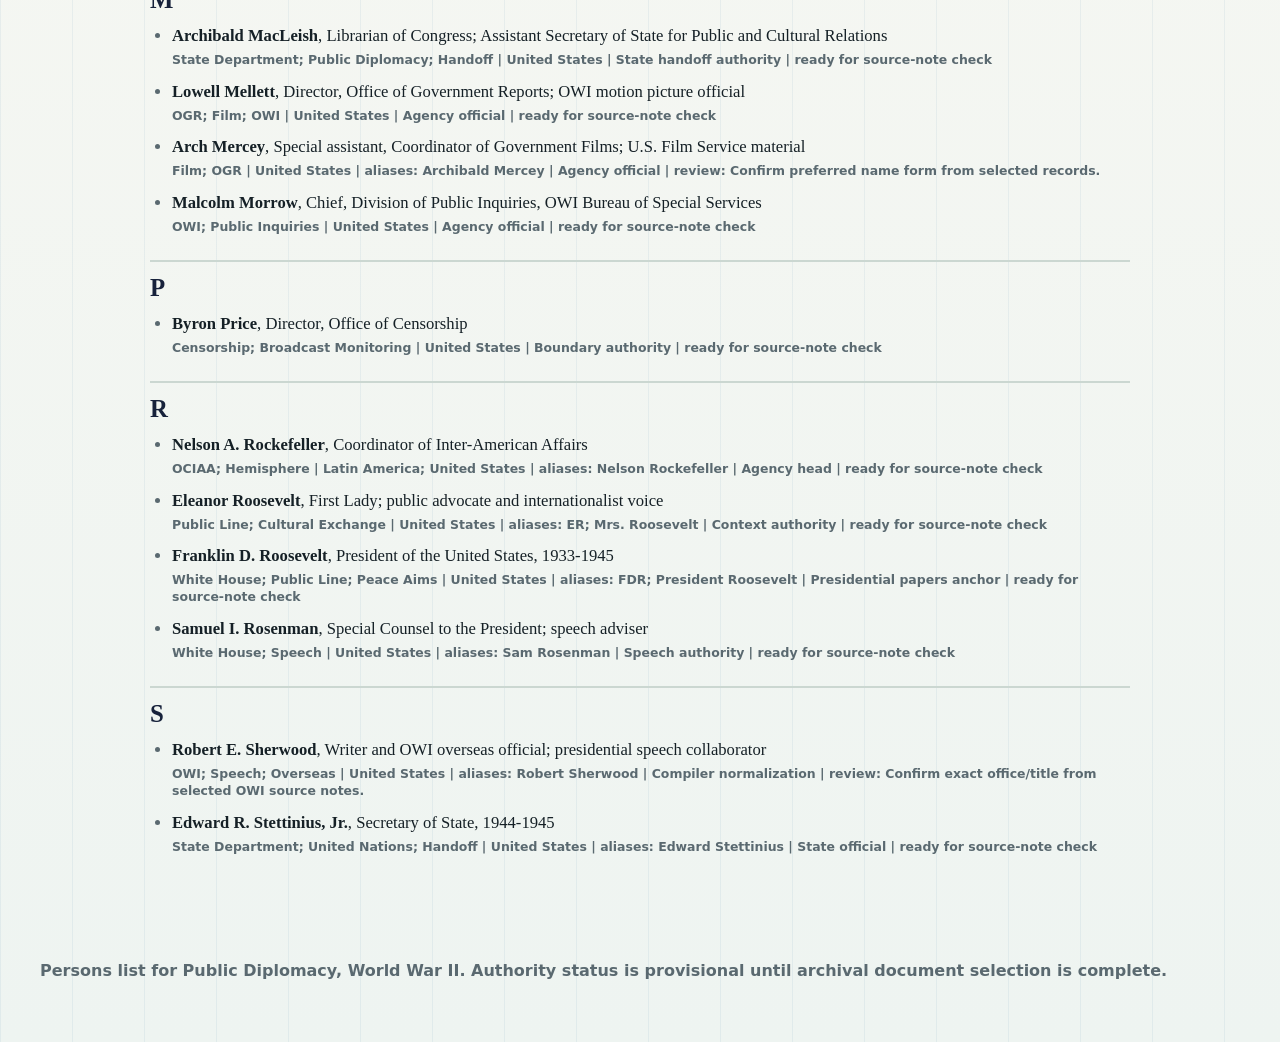
<file: persons.html>
<!DOCTYPE html>
<html lang="en">
  <head>
    <meta charset="UTF-8" />
    <meta name="viewport" content="width=device-width, initial-scale=1.0" />
    <title>Persons - FRUS Public Diplomacy, World War II Assist</title>
    <meta
      name="description"
      content="Compiler persons list for the FRUS Assist page for Public Diplomacy, World War II."
    />
    <link rel="stylesheet" href="styles.css" />
  </head>
  <body>
    <header class="site-header">
      <a class="brand" href="index.html" aria-label="FRUS Public Diplomacy World War II Assist home">
        <span class="brand-mark">PD III</span>
        <span>WWII Public Diplomacy</span>
      </a>
      <nav aria-label="Primary navigation">
        <a href="index.html#leads">Source Leads</a>
        <a href="index.html#workbench">Desk</a>
        <a href="index.html#gap-tracker">Gaps</a>
        <a href="index.html#source-pools">Source Pools</a>
        <a href="persons.html" aria-current="page">Persons</a>
        <a href="index.html#boundary">Boundaries</a>
        <a href="index.html#sources">Sources</a>
      </nav>
    </header>

    <main class="document-main" id="top">
      <section class="document-heading" aria-labelledby="persons-title">
        <p class="kicker">FRUS 1917-1972, Public Diplomacy, Volume III</p>
        <h1 id="persons-title">Persons</h1>
        <p class="lede">
          A working persons list for the World War II public diplomacy volume,
          generated from the NARA and FDR Library source leads. Entries marked
          for review should be checked against selected archival documents before
          use as final FRUS persons-list text. Use the authority-control CSV for
          office names, aliases, title-date checks, organization succession, and
          annotation cleanup.
        </p>
        <div class="hero-actions">
          <a class="button primary" href="templates/authority-control-register.csv">Authority Control CSV</a>
          <a class="button secondary" href="compiler-guide.html">Open Compiler Guide</a>
        </div>
      </section>

      <section class="section persons-section" aria-labelledby="persons-list-title">
        <div class="section-heading compact-heading">
          <h2 id="persons-list-title">Alphabetical List</h2>
          <p id="persons-build-note" class="source-note compact-note">
            Loading persons authority data...
          </p>
        </div>
        <div class="tools persons-tools" aria-label="Search and filter persons">
          <label class="search-field">
            <span>Search persons</span>
            <input id="person-search" type="search" placeholder="Search names, offices, agencies, scopes, places" />
          </label>
          <label>
            <span>Scope</span>
            <select id="person-scope-filter"></select>
          </label>
          <label>
            <span>Source</span>
            <select id="person-source-filter"></select>
          </label>
          <button id="clear-person-filters" type="button">Reset</button>
          <button id="export-persons" type="button">CSV</button>
          <p id="person-summary" class="summary">Loading persons...</p>
        </div>
        <div id="persons-root" class="persons-root" aria-live="polite">
          <p class="loading">Loading persons list...</p>
        </div>
      </section>
    </main>

    <footer>
      <p>Persons list for Public Diplomacy, World War II. Authority status is provisional until archival document selection is complete.</p>
    </footer>

    <script src="data/volume-data.js"></script>
    <script src="persons.js"></script>
  </body>
</html>
</file>
<file: styles.css>
:root {
  color-scheme: light;
  --ink: #152026;
  --muted: #5a6970;
  --paper: #f6f7f2;
  --panel: #ffffff;
  --line: #cbd7d1;
  --navy: #17223b;
  --green: #2b8a78;
  --rust: #c7503f;
  --gold: #c2922e;
  --blue: #2f6f9f;
  --plum: #684f78;
  --soft: #edf4f1;
  --shadow: 0 22px 58px rgba(20, 33, 61, 0.14);
  font-family:
    Inter, ui-sans-serif, system-ui, -apple-system, BlinkMacSystemFont, "Segoe UI",
    sans-serif;
}

* {
  box-sizing: border-box;
}

html {
  scroll-behavior: smooth;
  scroll-padding-top: 112px;
}

body {
  min-height: 100vh;
  margin: 0;
  color: var(--ink);
  background:
    linear-gradient(90deg, rgba(47, 111, 159, 0.07) 0 1px, transparent 1px 100%),
    linear-gradient(180deg, #fbfcf8 0%, var(--paper) 50%, #eef4f1 100%);
  background-size: 72px 72px, auto;
  overflow-x: hidden;
  text-rendering: optimizeLegibility;
}

a {
  color: inherit;
}

.site-header {
  position: sticky;
  top: 0;
  z-index: 20;
  display: flex;
  align-items: center;
  justify-content: space-between;
  gap: 22px;
  padding: 14px clamp(18px, 4vw, 56px);
  background: rgba(246, 247, 242, 0.93);
  border-bottom: 1px solid rgba(203, 215, 209, 0.9);
  backdrop-filter: blur(16px);
}

.brand {
  display: inline-flex;
  align-items: center;
  gap: 12px;
  min-width: max-content;
  font-weight: 900;
  text-decoration: none;
}

.brand-mark {
  display: grid;
  width: 48px;
  height: 40px;
  place-items: center;
  color: #fff;
  background: var(--navy);
  border-radius: 7px;
  box-shadow: inset 0 -5px 0 rgba(255, 255, 255, 0.12);
  font-size: 0.78rem;
}

nav {
  display: flex;
  flex-wrap: wrap;
  gap: 4px;
  justify-content: flex-end;
}

nav a {
  padding: 7px 7px;
  color: var(--muted);
  font-size: 0.86rem;
  font-weight: 800;
  text-decoration: none;
  border-radius: 6px;
}

nav a:hover,
nav a:focus-visible {
  color: var(--ink);
  background: rgba(43, 138, 120, 0.1);
  outline: none;
}

main {
  width: min(1200px, calc(100% - 36px));
  margin: 0 auto;
}

.hero {
  display: grid;
  grid-template-columns: minmax(0, 1.32fr) minmax(280px, 0.68fr);
  gap: clamp(24px, 4vw, 54px);
  align-items: center;
  min-height: min(690px, calc(100vh - 88px));
  padding: clamp(34px, 6vw, 66px) 0 28px;
}

.kicker {
  margin: 0 0 14px;
  color: var(--rust);
  font-size: 0.78rem;
  font-weight: 900;
  letter-spacing: 0;
  text-transform: uppercase;
}

h1,
h2,
h3,
p {
  margin-top: 0;
}

h1 {
  max-width: 940px;
  margin-bottom: 22px;
  font-family: Georgia, "Times New Roman", serif;
  font-size: clamp(3rem, 6.3vw, 5.1rem);
  line-height: 0.96;
  letter-spacing: 0;
}

h2 {
  max-width: 860px;
  margin-bottom: 0;
  font-family: Georgia, "Times New Roman", serif;
  font-size: clamp(2.05rem, 4.7vw, 3.9rem);
  line-height: 1;
  letter-spacing: 0;
  overflow-wrap: anywhere;
}

h3 {
  margin-bottom: 10px;
  color: var(--navy);
  font-size: 1.18rem;
}

.lede {
  max-width: 780px;
  color: #39484e;
  font-size: clamp(1.12rem, 1.9vw, 1.34rem);
  line-height: 1.62;
}

.document-focus-panel {
  max-width: 820px;
  margin-top: 24px;
  padding: 20px;
  color: #26353b;
  background: rgba(255, 255, 255, 0.82);
  border: 1px solid var(--line);
  border-left: 5px solid var(--rust);
  border-radius: 8px;
  box-shadow: 0 16px 36px rgba(20, 33, 61, 0.1);
}

.guide-onboarding {
  margin-bottom: 24px;
}

.onboarding-title {
  margin-bottom: 10px;
  font-family: Inter, ui-sans-serif, system-ui, sans-serif;
  font-size: 1.22rem;
  line-height: 1.25;
}

.onboarding-list {
  display: grid;
  gap: 10px;
  margin: 14px 0;
  padding-left: 22px;
  color: #34444a;
  font-weight: 760;
  line-height: 1.5;
}

.starter-prompts {
  display: grid;
  gap: 8px;
  margin-top: 16px;
}

.starter-prompts p {
  margin: 0;
  color: var(--navy);
  font-weight: 900;
}

.starter-prompts span {
  display: block;
  padding: 10px 12px;
  color: #26353b;
  background: rgba(237, 244, 241, 0.84);
  border: 1px solid rgba(203, 215, 209, 0.95);
  border-radius: 7px;
  font-weight: 820;
  line-height: 1.35;
}

.hero-actions {
  display: flex;
  flex-wrap: wrap;
  gap: 12px;
  margin-top: 32px;
}

.button {
  display: inline-flex;
  align-items: center;
  min-height: 46px;
  padding: 0 18px;
  font-weight: 900;
  text-decoration: none;
  border: 1px solid var(--navy);
  border-radius: 7px;
  transition:
    background 160ms ease,
    box-shadow 160ms ease,
    transform 160ms ease;
}

.button:hover,
.button:focus-visible {
  box-shadow: 0 14px 28px rgba(20, 33, 61, 0.16);
  outline: none;
  transform: translateY(-1px);
}

.button.primary {
  color: #fff;
  background: var(--navy);
}

.button.secondary {
  color: var(--navy);
  background: rgba(255, 255, 255, 0.76);
}

.brief {
  padding: 20px;
  background: var(--panel);
  border: 1px solid var(--line);
  border-top: 5px solid var(--green);
  border-radius: 8px;
  box-shadow: var(--shadow);
}

.visual-brief {
  display: grid;
  gap: 14px;
}

.archive-map {
  display: block;
  width: 100%;
  max-height: 270px;
  height: auto;
  object-fit: contain;
  border-radius: 8px;
}

.brief-label {
  margin-bottom: 8px;
  color: var(--rust);
  font-size: 0.76rem;
  font-weight: 900;
  letter-spacing: 0;
  text-transform: uppercase;
}

dl {
  display: grid;
  gap: 8px;
  margin: 0;
}

dl div {
  display: grid;
  grid-template-columns: 110px 1fr;
  gap: 10px;
  padding-top: 8px;
  border-top: 1px solid var(--line);
}

dt {
  color: var(--muted);
  font-size: 0.82rem;
  font-weight: 900;
  text-transform: uppercase;
}

dd {
  margin: 0;
  font-weight: 800;
}

.stats {
  display: grid;
  grid-template-columns: repeat(6, minmax(0, 1fr));
  gap: 12px;
  margin-bottom: 42px;
}

.stats div {
  min-height: 126px;
  padding: 22px;
  color: #fff;
  background: var(--navy);
  border-radius: 8px;
}

.stats div:nth-child(2) {
  background: var(--green);
}

.stats div:nth-child(3) {
  background: var(--blue);
}

.stats div:nth-child(4) {
  background: var(--rust);
}

.stats div:nth-child(5) {
  background: var(--plum);
}

.stats div:nth-child(6) {
  background: #314d4f;
}

.stats span {
  display: block;
  margin-bottom: 8px;
  font-family: Georgia, "Times New Roman", serif;
  font-size: clamp(2.2rem, 5vw, 4rem);
  line-height: 0.95;
}

.stats p {
  margin: 0;
  font-weight: 900;
}

.section {
  padding: 34px 0 76px;
}

.primary-documents {
  padding-top: 28px;
  border-top: 1px solid rgba(203, 215, 209, 0.9);
}

.section-heading {
  display: grid;
  gap: 8px;
  margin-bottom: 28px;
}

.document-main {
  max-width: 980px;
}

.document-heading {
  padding: clamp(34px, 6vw, 70px) 0 28px;
}

.compact-heading h2 {
  font-size: clamp(1.8rem, 3.6vw, 2.8rem);
}

.compact-note {
  margin: 0;
}

.workbench-root {
  display: grid;
  grid-template-columns: repeat(5, minmax(0, 1fr));
  gap: 14px;
}

.metric-card,
.chapter-card,
.record-card,
.file-card,
.gap-card,
.source-grid article {
  background: var(--panel);
  border: 1px solid var(--line);
  border-radius: 8px;
  box-shadow: 0 12px 30px rgba(20, 33, 61, 0.08);
}

.metric-card {
  min-height: 164px;
  padding: 22px;
  border-top: 5px solid var(--green);
}

.metric-card:nth-child(2) {
  border-top-color: var(--blue);
}

.metric-card:nth-child(3) {
  border-top-color: var(--rust);
}

.metric-card:nth-child(4) {
  border-top-color: var(--gold);
}

.metric-card:nth-child(5) {
  border-top-color: var(--plum);
}

.metric-card strong {
  display: block;
  margin-bottom: 8px;
  font-family: Georgia, "Times New Roman", serif;
  font-size: clamp(1.9rem, 3.2vw, 2.6rem);
  line-height: 0.98;
  overflow-wrap: anywhere;
}

.metric-card span {
  display: block;
  margin-bottom: 10px;
  color: var(--navy);
  font-weight: 900;
}

.metric-card p,
.chapter-card p,
.file-card p,
.source-grid p {
  color: var(--muted);
  line-height: 1.55;
}

.chapter-grid {
  display: grid;
  grid-template-columns: repeat(5, minmax(0, 1fr));
  gap: 14px;
}

.chapter-card {
  display: flex;
  min-height: 262px;
  flex-direction: column;
  padding: 22px;
  text-decoration: none;
  border-top: 5px solid var(--navy);
}

.chapter-card:nth-child(2) {
  border-top-color: var(--green);
}

.chapter-card:nth-child(3) {
  border-top-color: var(--rust);
}

.chapter-card:nth-child(4) {
  border-top-color: var(--blue);
}

.chapter-card:nth-child(5) {
  border-top-color: var(--gold);
}

.chapter-number {
  margin-bottom: 12px;
  color: var(--rust);
  font-size: 0.76rem;
  font-weight: 900;
  text-transform: uppercase;
}

.chapter-count {
  color: var(--navy);
  font-weight: 900;
}

.chapter-action {
  margin-top: auto;
  color: var(--green);
  font-weight: 900;
}

.tools {
  display: grid;
  grid-template-columns: minmax(260px, 2fr) repeat(4, minmax(132px, 1fr)) auto auto;
  gap: 10px;
  align-items: end;
  margin-bottom: 20px;
  padding: 16px;
  background: rgba(255, 255, 255, 0.76);
  border: 1px solid var(--line);
  border-radius: 8px;
}

.gap-tools,
.source-pool-tools,
.document-tools,
.closure-tools,
.packet-tools,
.cable-tools {
  grid-template-columns: minmax(260px, 2fr) repeat(3, minmax(140px, 1fr)) auto auto;
}

.public-tools {
  grid-template-columns: minmax(260px, 2fr) repeat(2, minmax(150px, 1fr)) auto auto;
}

.boundary-tools,
.persons-tools {
  grid-template-columns: minmax(260px, 2fr) repeat(2, minmax(150px, 1fr)) auto;
}

.persons-tools {
  grid-template-columns: minmax(260px, 2fr) minmax(150px, 1fr) minmax(150px, 1fr) auto auto;
}

label {
  display: grid;
  gap: 6px;
  min-width: 0;
}

label span {
  color: var(--muted);
  font-size: 0.76rem;
  font-weight: 900;
  text-transform: uppercase;
}

input,
select,
button {
  min-height: 42px;
  color: var(--ink);
  font: inherit;
  font-weight: 800;
  border: 1px solid #b6c5be;
  border-radius: 7px;
}

input,
select {
  width: 100%;
  padding: 0 12px;
  background: #fff;
}

button {
  padding: 0 14px;
  color: #fff;
  background: var(--navy);
  cursor: pointer;
}

button:hover,
button:focus-visible {
  background: var(--green);
  outline: none;
}

.summary {
  grid-column: 1 / -1;
  margin: 4px 0 0;
  color: var(--muted);
  font-weight: 800;
}

.records-root {
  display: grid;
  gap: 18px;
}

.chapter-section {
  display: grid;
  gap: 10px;
}

.chapter-title-row {
  display: flex;
  align-items: baseline;
  justify-content: space-between;
  gap: 18px;
  padding-top: 12px;
  border-top: 2px solid var(--line);
}

.chapter-title-row h3 {
  margin: 0;
  font-family: Georgia, "Times New Roman", serif;
  font-size: clamp(1.5rem, 3vw, 2.25rem);
}

.chapter-title-row span {
  color: var(--muted);
  font-weight: 900;
}

.record-card {
  display: grid;
  gap: 14px;
  min-width: 0;
  padding: 18px;
  border-top: 4px solid var(--blue);
}

.record-card.priority-critical {
  border-top-color: var(--rust);
}

.record-card.priority-high {
  border-top-color: var(--gold);
}

.intake-card {
  border-top-color: var(--green);
}

.record-card header,
.file-card header,
.gap-card header {
  display: flex;
  flex-wrap: wrap;
  align-items: flex-start;
  justify-content: space-between;
  gap: 12px;
}

.record-id,
.file-meta {
  display: inline-flex;
  flex-wrap: wrap;
  gap: 8px;
  color: var(--muted);
  font-size: 0.82rem;
  font-weight: 900;
  text-transform: uppercase;
}

.record-card h4,
.file-card h3 {
  margin: 0;
  color: var(--navy);
  font-size: 1.08rem;
  line-height: 1.28;
}

.record-card p,
.file-card p {
  margin-bottom: 0;
}

.chips {
  display: flex;
  flex-wrap: wrap;
  gap: 7px;
}

.chip {
  display: inline-flex;
  align-items: center;
  min-height: 28px;
  padding: 0 9px;
  color: var(--navy);
  background: var(--soft);
  border: 1px solid #d5e1dc;
  border-radius: 999px;
  font-size: 0.78rem;
  font-weight: 900;
}

.chip.warn {
  color: #772b21;
  background: #fff0e9;
  border-color: #f0c8bb;
}

.chip.good {
  color: #155544;
  background: #e8f7f2;
  border-color: #bde0d4;
}

.chip.boundary {
  color: #52345c;
  background: #f4edf7;
  border-color: #dcc7e4;
}

.record-actions,
.file-actions {
  display: flex;
  flex-wrap: wrap;
  gap: 8px;
}

.record-actions a,
.file-actions a,
.copy-note {
  display: inline-flex;
  align-items: center;
  min-height: 36px;
  padding: 0 12px;
  color: var(--navy);
  background: #fff;
  border: 1px solid var(--navy);
  border-radius: 7px;
  font-size: 0.86rem;
  font-weight: 900;
  text-decoration: none;
}

.copy-note {
  color: #fff;
  background: var(--navy);
}

.record-actions a:hover,
.record-actions a:focus-visible,
.file-actions a:hover,
.file-actions a:focus-visible {
  color: #fff;
  background: var(--navy);
  outline: none;
}

details {
  padding-top: 6px;
}

summary {
  color: var(--green);
  cursor: pointer;
  font-weight: 900;
}

.source-note {
  margin-top: 10px;
  padding: 12px;
  color: #34444a;
  background: #f8fbfa;
  border: 1px solid var(--line);
  border-radius: 7px;
  font-size: 0.92rem;
  line-height: 1.56;
  overflow-wrap: anywhere;
}

.file-grid {
  display: grid;
  grid-template-columns: repeat(3, minmax(0, 1fr));
  gap: 14px;
}

.gap-grid {
  display: grid;
  grid-template-columns: repeat(2, minmax(0, 1fr));
  gap: 14px;
}

.gap-card {
  display: grid;
  gap: 12px;
  min-width: 0;
  padding: 18px;
  border-top: 5px solid var(--green);
}

.gap-card.priority-critical {
  border-top-color: var(--rust);
}

.gap-card.priority-high {
  border-top-color: var(--gold);
}

.gap-card h3 {
  margin: 0;
}

.gap-evidence {
  margin: 0;
  color: var(--navy);
  font-weight: 900;
}

.action-list {
  display: grid;
  gap: 8px;
  margin: 0;
  padding-left: 22px;
  color: #34444a;
  line-height: 1.48;
}

.action-list li::marker {
  color: var(--rust);
  font-weight: 900;
}

.file-card {
  display: flex;
  min-height: 276px;
  flex-direction: column;
  gap: 12px;
  min-width: 0;
  padding: 18px;
  border-top: 5px solid var(--blue);
}

.file-card.priority-active {
  border-top-color: var(--green);
}

.file-card.priority-next {
  border-top-color: var(--gold);
}

.file-card.priority-missing {
  border-top-color: var(--rust);
}

.file-card.priority-boundary {
  border-top-color: var(--plum);
}

.file-card .file-actions {
  margin-top: auto;
}

.compact-records .record-card {
  border-top-color: var(--plum);
}

.ledger-summary {
  margin-bottom: 16px;
}

.section-actions {
  display: flex;
  flex-wrap: wrap;
  align-items: center;
  gap: 12px;
  margin-bottom: 18px;
}

.section-actions .summary {
  flex: 1 1 260px;
  margin: 0;
}

.section-actions button {
  min-width: 76px;
}

.rule-card {
  border-top-color: var(--plum);
}

.boundary-card {
  border-top-color: var(--plum);
}

.persons-root {
  display: grid;
  gap: 24px;
}

.person-letter-section {
  display: grid;
  gap: 10px;
  padding-top: 12px;
  border-top: 2px solid var(--line);
}

.person-letter-section h3 {
  margin: 0;
  font-family: Georgia, "Times New Roman", serif;
  font-size: 1.55rem;
}

.persons-list {
  display: grid;
  gap: 11px;
  margin: 0;
  padding-left: 22px;
  font-family: Georgia, "Times New Roman", serif;
  font-size: 1.04rem;
  line-height: 1.5;
}

.persons-list li::marker {
  color: var(--muted);
}

.person-entry {
  margin-bottom: 3px;
}

.person-entry strong {
  color: var(--ink);
  font-weight: 800;
}

.person-meta {
  margin: 0;
  color: var(--muted);
  font-family:
    Inter, ui-sans-serif, system-ui, -apple-system, BlinkMacSystemFont, "Segoe UI",
    sans-serif;
  font-size: 0.78rem;
  font-weight: 800;
  line-height: 1.35;
}

.source-grid {
  display: grid;
  grid-template-columns: repeat(5, minmax(0, 1fr));
  gap: 14px;
}

.source-grid article {
  min-width: 0;
  min-height: 190px;
  padding: 20px;
}

.source-grid a {
  color: var(--navy);
  font-weight: 900;
}

footer {
  width: min(1200px, calc(100% - 36px));
  margin: 0 auto;
  padding: 30px 0 46px;
  color: var(--muted);
  font-weight: 800;
}

.loading,
.empty {
  color: var(--muted);
  font-weight: 800;
}

@media (max-width: 1120px) {
  .hero,
  .workbench-root,
  .chapter-grid,
  .gap-grid,
  .source-grid {
    grid-template-columns: repeat(2, minmax(0, 1fr));
  }

  .stats,
  .file-grid {
    grid-template-columns: repeat(2, minmax(0, 1fr));
  }

  .tools,
  .gap-tools,
  .source-pool-tools,
  .document-tools,
  .closure-tools,
  .packet-tools,
  .public-tools,
  .boundary-tools,
  .persons-tools {
    grid-template-columns: repeat(2, minmax(0, 1fr));
  }

  .search-field,
  .summary {
    grid-column: 1 / -1;
  }
}

@media (max-width: 760px) {
  .site-header {
    align-items: flex-start;
    flex-direction: column;
    gap: 10px;
    padding: 10px 12px;
  }

  nav {
    width: 100%;
    flex-wrap: nowrap;
    justify-content: flex-start;
    overflow-x: auto;
    padding-bottom: 2px;
  }

  nav a {
    white-space: nowrap;
  }

  main,
  footer {
    width: min(100% - 24px, 1200px);
  }

  .hero,
  .stats,
  .workbench-root,
  .chapter-grid,
  .gap-grid,
  .file-grid,
  .source-grid,
  .tools,
  .gap-tools,
  .source-pool-tools,
  .document-tools,
  .closure-tools,
  .packet-tools,
  .public-tools,
  .boundary-tools,
  .persons-tools {
    grid-template-columns: 1fr;
  }

  .hero {
    min-height: auto;
    gap: 18px;
    padding-top: 24px;
  }

  h1 {
    font-size: clamp(2.35rem, 12vw, 3.7rem);
  }

  .lede {
    font-size: 1.02rem;
  }

  .document-focus-panel {
    padding: 16px;
  }

  .brief {
    padding: 14px;
  }

  .visual-brief {
    gap: 10px;
  }

  .archive-map {
    max-height: 180px;
  }

  .visual-brief dl {
    display: none;
  }

  dl div {
    grid-template-columns: 1fr;
    gap: 4px;
  }

  .record-card header,
  .file-card header,
  .gap-card header,
  .chapter-title-row {
    flex-direction: column;
    align-items: flex-start;
  }
}
</file>
